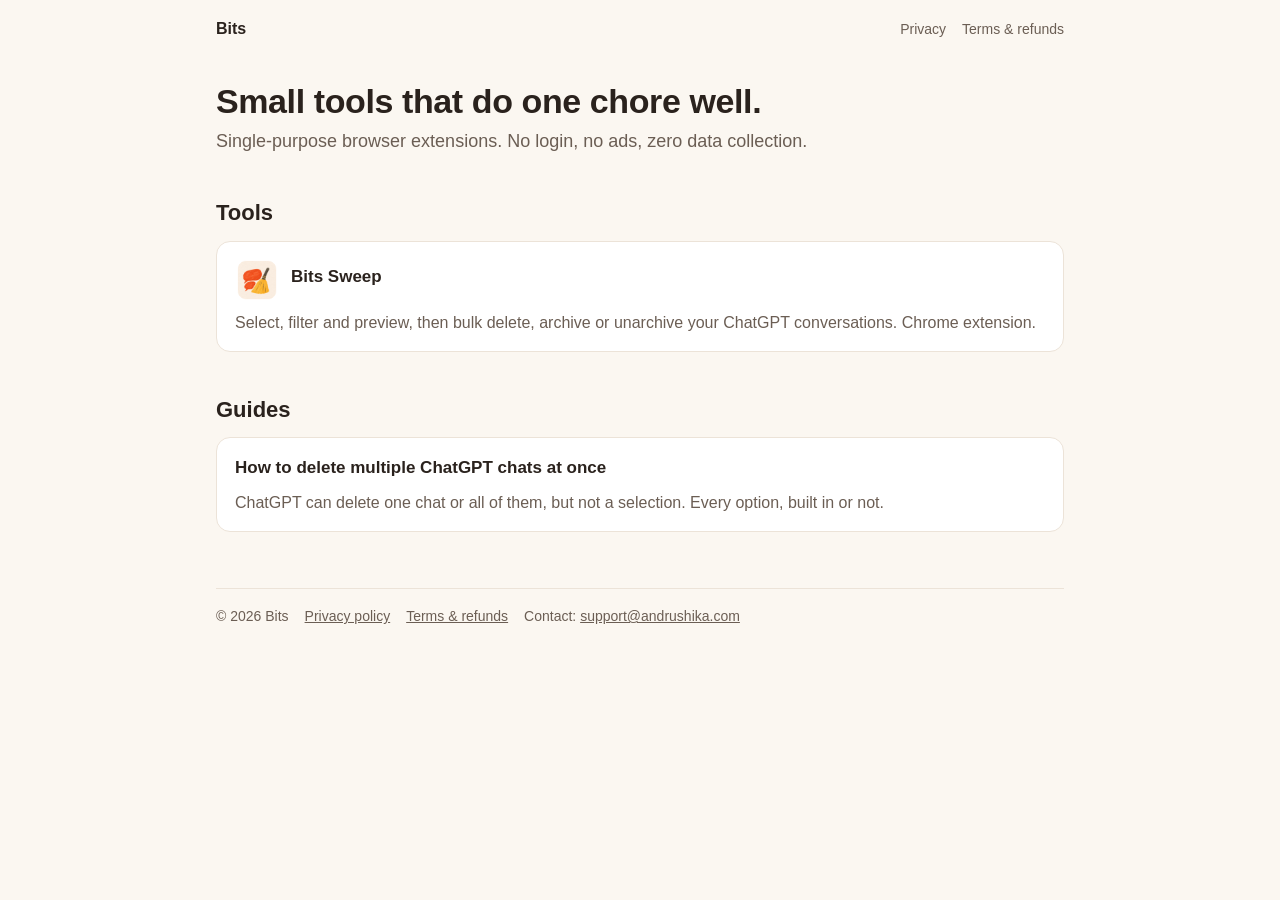
<file: index.html>
<!doctype html>
<html lang="en">
<head>
<meta charset="utf-8"><meta name="viewport" content="width=device-width,initial-scale=1">
<title>Bits: small browser tools</title>
<meta name="description" content="Small, single-purpose browser tools. No login, no ads, zero data collection.">
<link rel="canonical" href="https://bits.andrushika.com/">
<link rel="icon" href="favicon.png"><link rel="stylesheet" href="style.css">
</head>
<body>
<header class="top"><a class="home" href="./">Bits</a><nav><a href="privacy.html">Privacy</a><a href="terms.html">Terms &amp; refunds</a></nav></header>
<main>
  <h1>Small tools that do one chore well.</h1>
  <p class="lead">Single-purpose browser extensions. No login, no ads, zero data collection.</p>
  <h2>Tools</h2>
  <div class="grid">
    <a class="card" href="bulk-delete-chatgpt-chats/" style="text-decoration:none;color:inherit">
      <div style="display:flex;gap:12px;align-items:center"><img src="bulk-delete-chatgpt-chats/img/icon.png" width="44" height="44" alt=""><h3>Bits Sweep</h3></div>
      <p style="margin-top:8px">Select, filter and preview, then bulk delete, archive or unarchive your ChatGPT conversations. Chrome extension.</p>
    </a>
  </div>
  <h2>Guides</h2>
  <div class="grid">
    <a class="card" href="bulk-delete-chatgpt-chats/how-to-delete-multiple-chatgpt-chats/" style="text-decoration:none;color:inherit">
      <h3>How to delete multiple ChatGPT chats at once</h3>
      <p style="margin-top:8px">ChatGPT can delete one chat or all of them, but not a selection. Every option, built in or not.</p>
    </a>
  </div>
  <footer><span>© 2026 Bits</span><a href="privacy.html">Privacy policy</a><a href="terms.html">Terms &amp; refunds</a><span>Contact: <a href="mailto:support@andrushika.com">support@andrushika.com</a></span></footer>
</main>
</body>
</html>
</file>
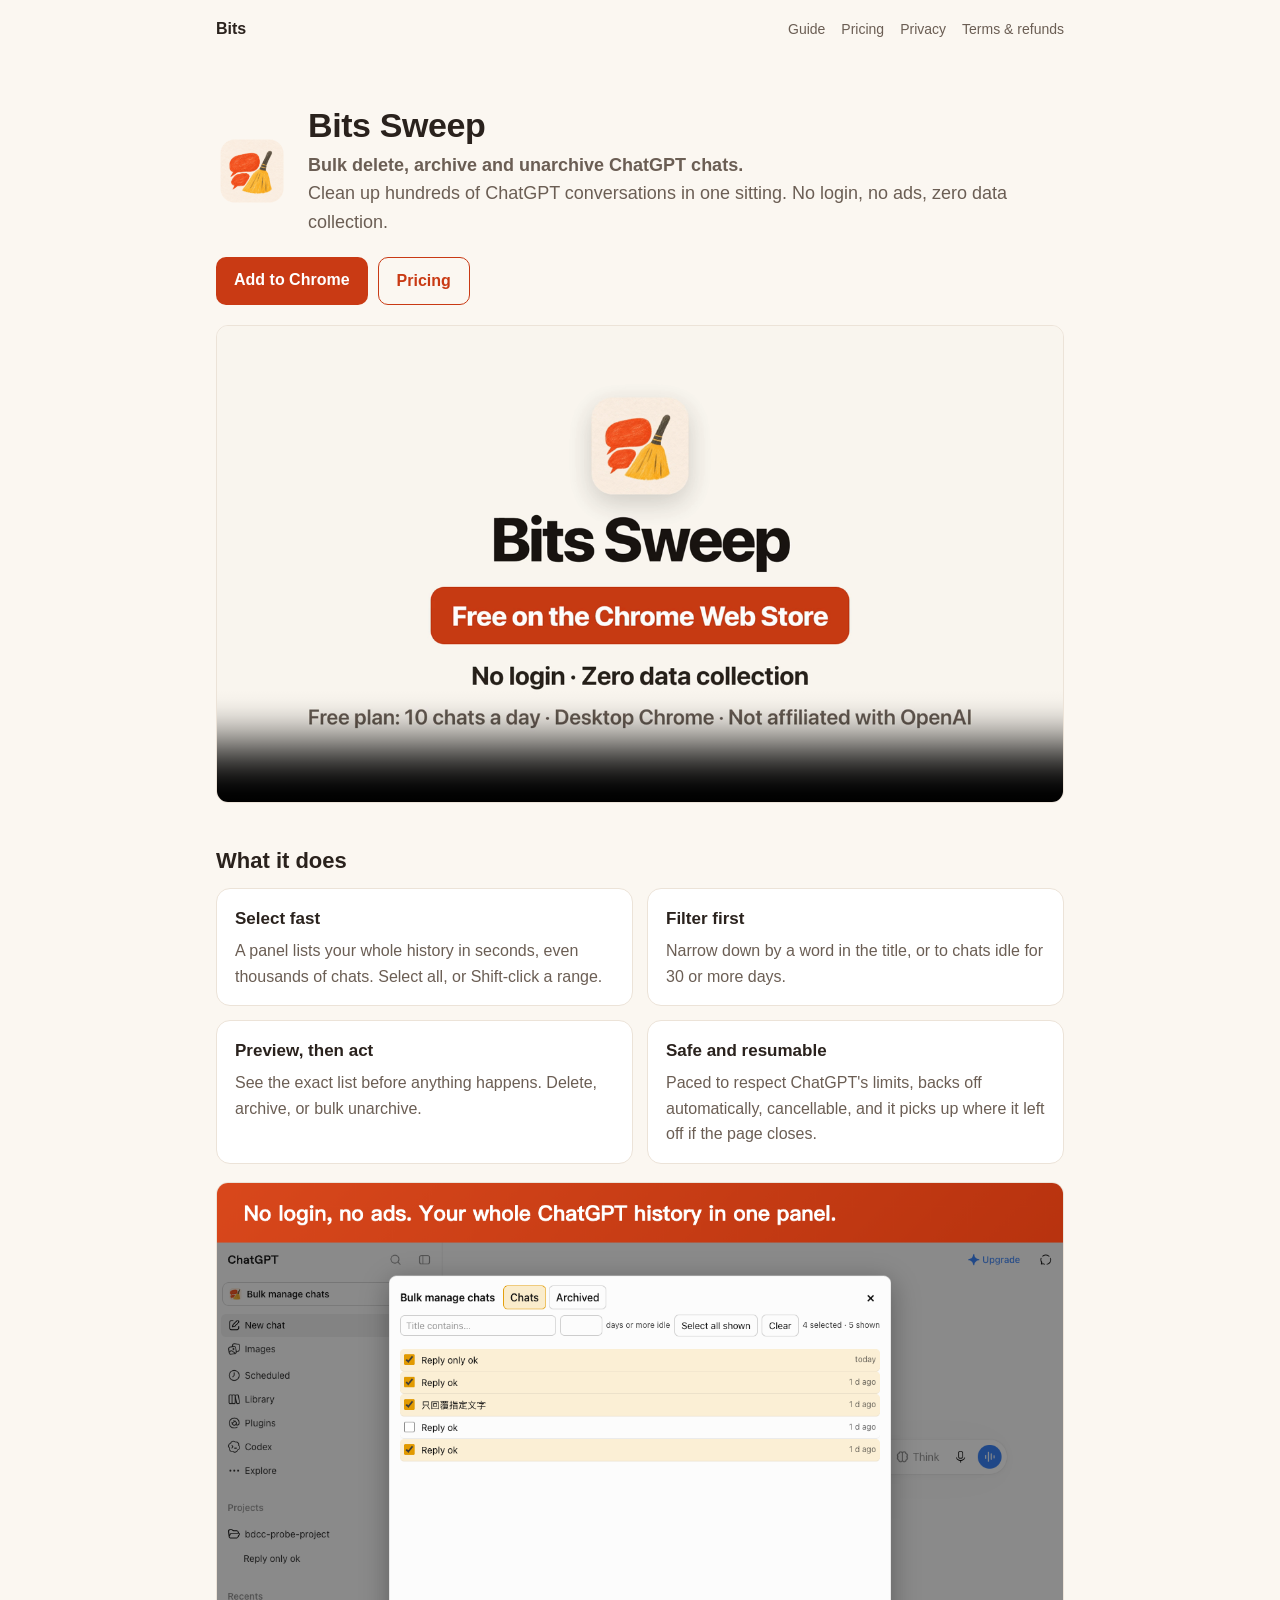
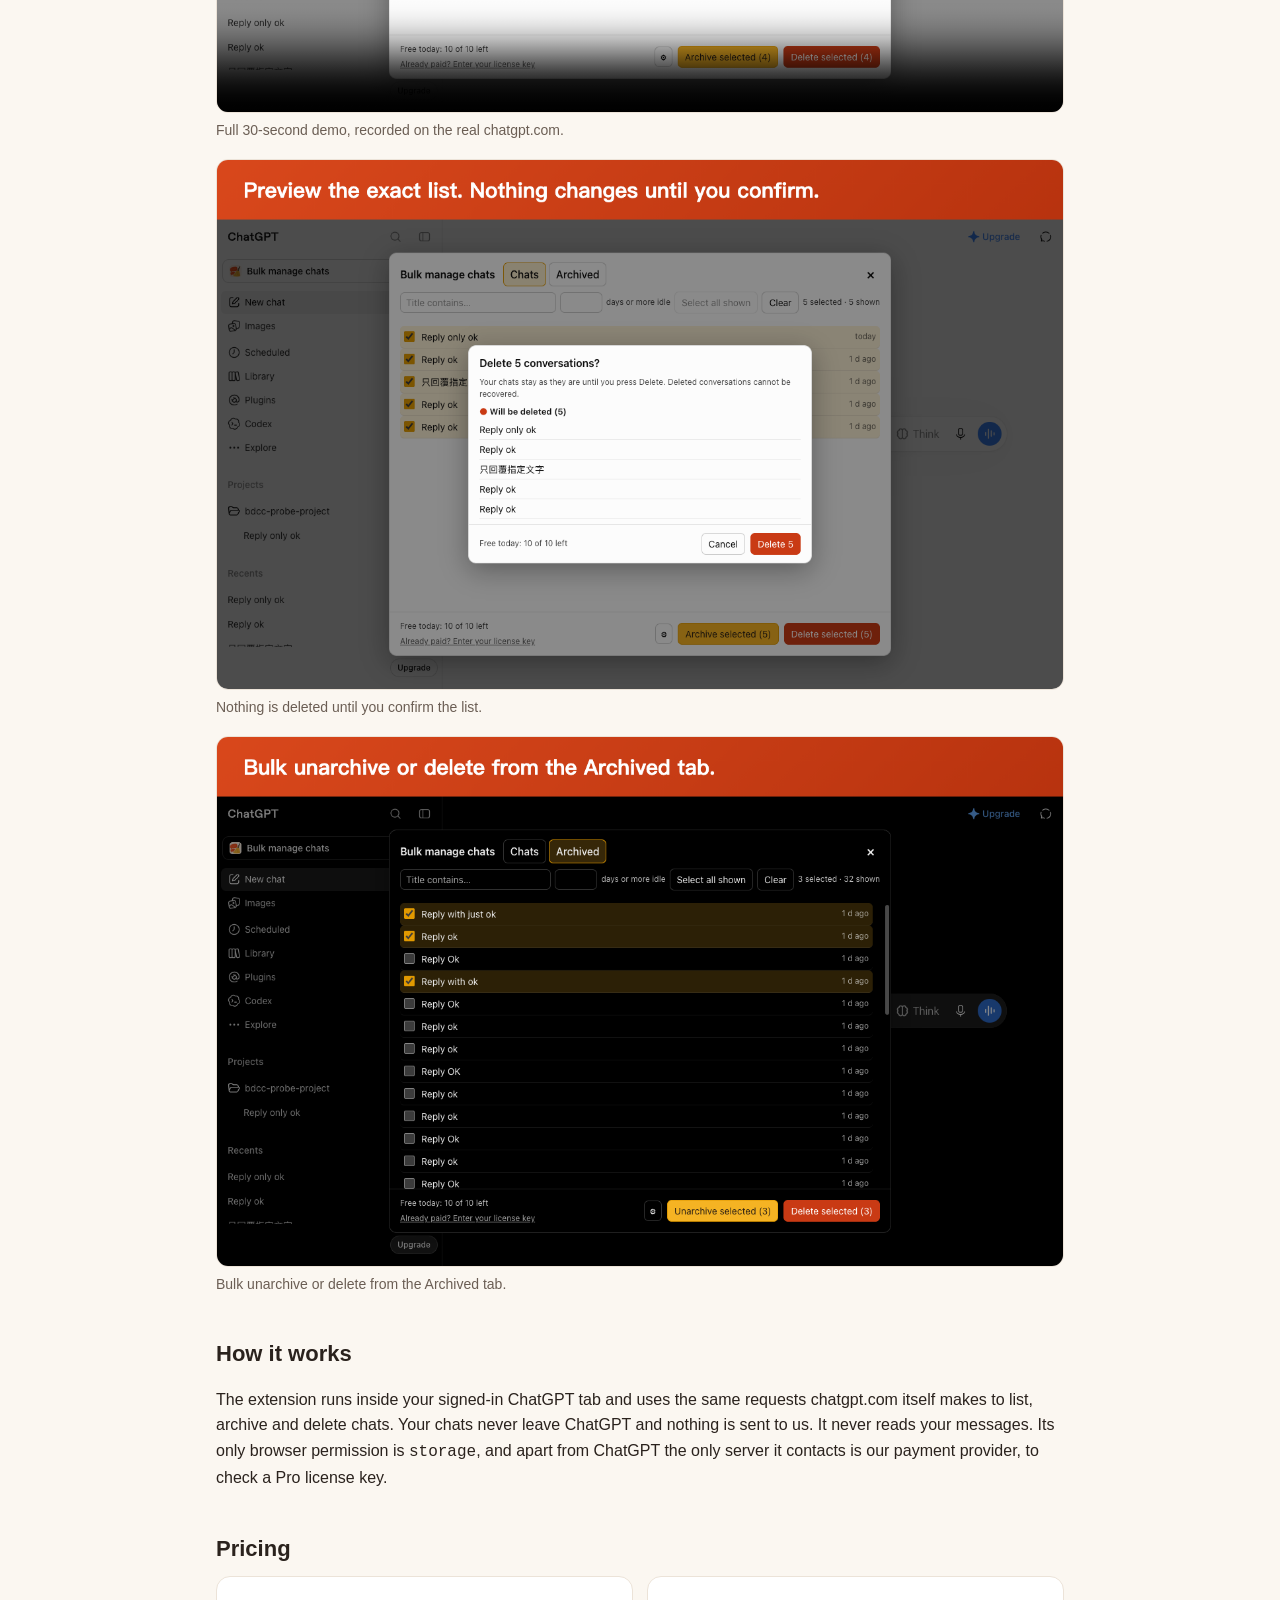
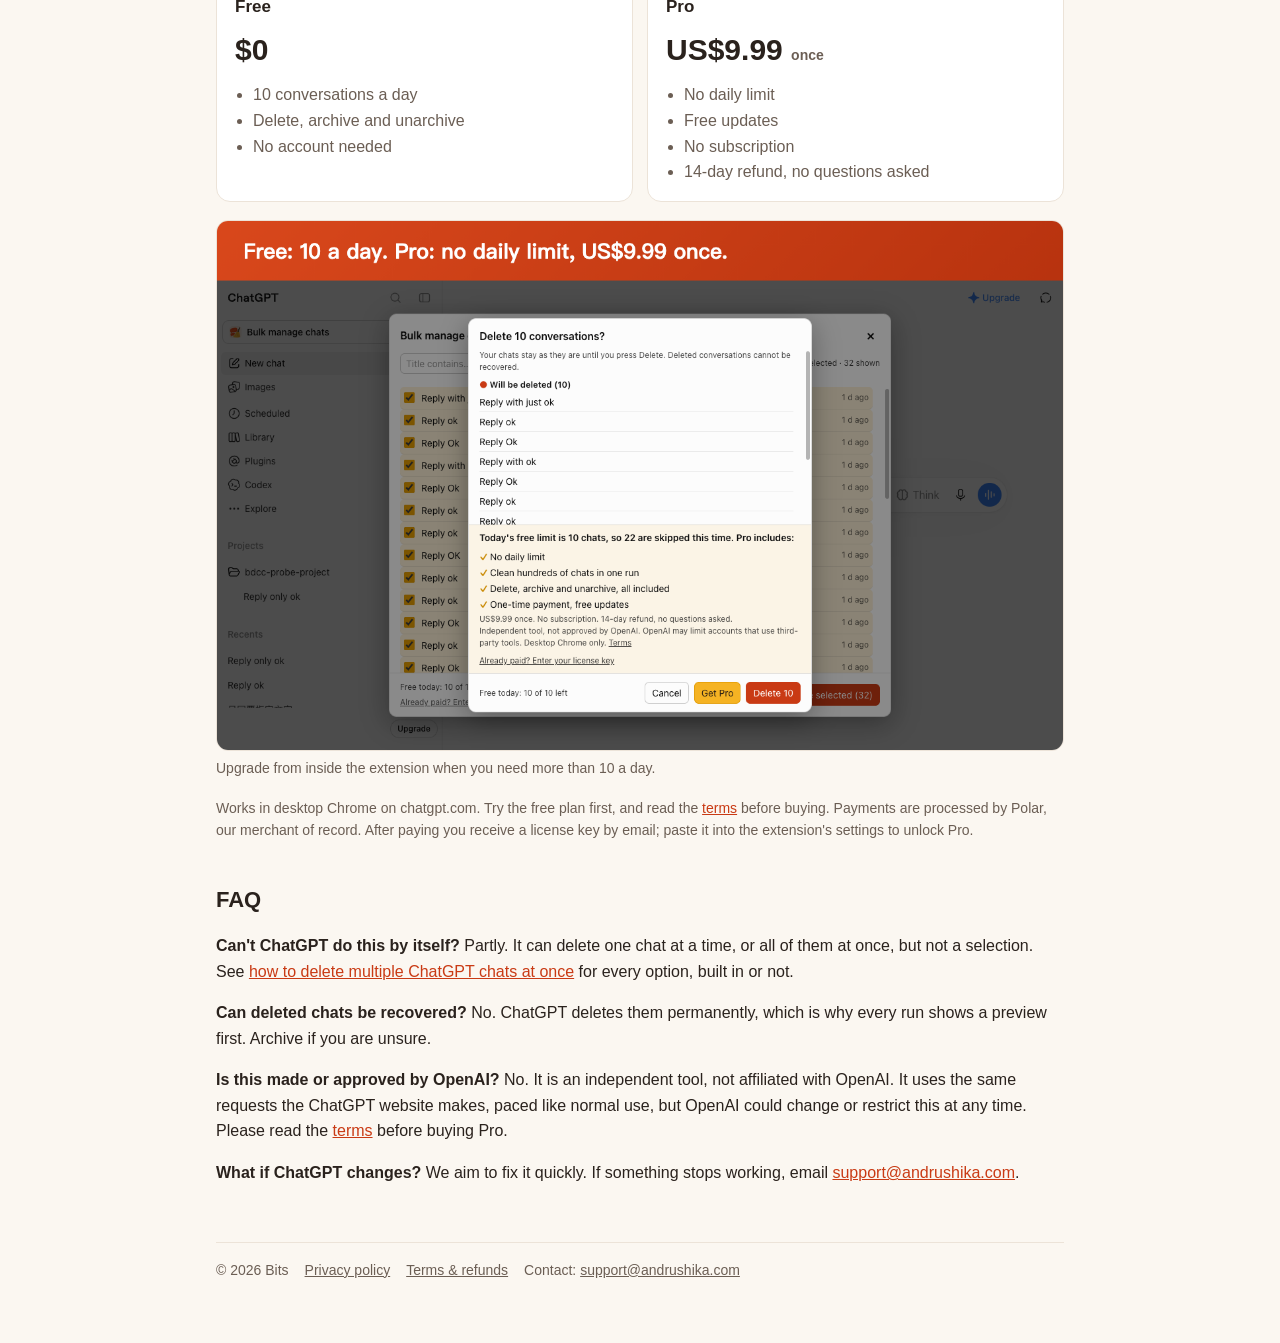
<file: bulk-delete-chatgpt-chats/index.html>
<!doctype html>
<html lang="en">
<head>
<meta charset="utf-8"><meta name="viewport" content="width=device-width,initial-scale=1">
<title>Bits Sweep: Bulk Delete ChatGPT Chats, Archive &amp; Unarchive</title>
<meta name="description" content="Chrome extension to select, filter, preview, then bulk delete, archive or unarchive ChatGPT conversations. No login, no ads, zero data collection.">
<link rel="canonical" href="https://bits.andrushika.com/bulk-delete-chatgpt-chats/">
<link rel="icon" href="../favicon.png"><link rel="stylesheet" href="../style.css">
</head>
<body>
<header class="top"><a class="home" href="../">Bits</a><nav><a href="how-to-delete-multiple-chatgpt-chats/">Guide</a><a href="#pricing">Pricing</a><a href="../privacy.html">Privacy</a><a href="../terms.html">Terms &amp; refunds</a></nav></header>
<main>
  <div class="hero"><img src="img/icon.png" alt=""><div>
    <h1>Bits Sweep</h1>
    <p class="lead"><strong>Bulk delete, archive and unarchive ChatGPT chats.</strong></p>
    <p class="lead">Clean up hundreds of ChatGPT conversations in one sitting. No login, no ads, zero data collection.</p>
  </div></div>
  <div class="cta">
    <a class="btn" id="install" href="https://chromewebstore.google.com/detail/bits-sweep-bulk-delete-ch/cflelaopjceleomngmkknnjgfpnecbge">Add to Chrome</a>
    <a class="btn ghost" href="#pricing">Pricing</a>
  </div>
  <figure><video id="promo" src="promo.mp4" autoplay muted loop playsinline controls preload="auto" poster="img/promo-poster.png" aria-label="20-second overview: filter your ChatGPT chats, preview the list, confirm" style="width:100%;border-radius:12px;border:1px solid var(--line);display:block"></video></figure>
  <script>if(matchMedia("(prefers-reduced-motion: reduce)").matches){const v=document.getElementById("promo");v.removeAttribute("autoplay");v.pause();}</script>

  <h2>What it does</h2>
  <div class="grid">
    <div class="card"><h3>Select fast</h3><p>A panel lists your whole history in seconds, even thousands of chats. Select all, or Shift-click a range.</p></div>
    <div class="card"><h3>Filter first</h3><p>Narrow down by a word in the title, or to chats idle for 30 or more days.</p></div>
    <div class="card"><h3>Preview, then act</h3><p>See the exact list before anything happens. Delete, archive, or bulk unarchive.</p></div>
    <div class="card"><h3>Safe and resumable</h3><p>Paced to respect ChatGPT's limits, backs off automatically, cancellable, and it picks up where it left off if the page closes.</p></div>
  </div>
  <figure><video src="demo.mp4" controls muted playsinline preload="metadata" poster="img/screenshot-1.png" style="width:100%;border-radius:12px;border:1px solid var(--line);display:block"></video><figcaption>Full 30-second demo, recorded on the real chatgpt.com.</figcaption></figure>
  <figure><img src="img/screenshot-3.png" alt="Preview dialog listing the conversations that will be deleted"><figcaption>Nothing is deleted until you confirm the list.</figcaption></figure>
  <figure><img src="img/screenshot-4.png" alt="Archived tab of the bulk manage panel"><figcaption>Bulk unarchive or delete from the Archived tab.</figcaption></figure>

  <h2>How it works</h2>
  <p>The extension runs inside your signed-in ChatGPT tab and uses the same requests chatgpt.com itself makes to list, archive and delete chats. Your chats never leave ChatGPT and nothing is sent to us. It never reads your messages. Its only browser permission is <code>storage</code>, and apart from ChatGPT the only server it contacts is our payment provider, to check a Pro license key.</p>

  <h2 id="pricing">Pricing</h2>
  <div class="price">
    <div class="card"><h3>Free</h3><div class="amt">$0</div><ul><li>10 conversations a day</li><li>Delete, archive and unarchive</li><li>No account needed</li></ul></div>
    <div class="card"><h3>Pro</h3><div class="amt">US$9.99 <span class="note">once</span></div><ul><li>No daily limit</li><li>Free updates</li><li>No subscription</li><li>14-day refund, no questions asked</li></ul></div>
  </div>
  <figure><img src="img/screenshot-5.png" alt="Upgrade screen showing what Pro includes"><figcaption>Upgrade from inside the extension when you need more than 10 a day.</figcaption></figure>
  <p class="note">Works in desktop Chrome on chatgpt.com. Try the free plan first, and read the <a href="../terms.html">terms</a> before buying. Payments are processed by Polar, our merchant of record. After paying you receive a license key by email; paste it into the extension's settings to unlock Pro.</p>

  <h2>FAQ</h2>
  <p><strong>Can't ChatGPT do this by itself?</strong> Partly. It can delete one chat at a time, or all of them at once, but not a selection. See <a href="how-to-delete-multiple-chatgpt-chats/">how to delete multiple ChatGPT chats at once</a> for every option, built in or not.</p>
  <p><strong>Can deleted chats be recovered?</strong> No. ChatGPT deletes them permanently, which is why every run shows a preview first. Archive if you are unsure.</p>
  <p><strong>Is this made or approved by OpenAI?</strong> No. It is an independent tool, not affiliated with OpenAI. It uses the same requests the ChatGPT website makes, paced like normal use, but OpenAI could change or restrict this at any time. Please read the <a href="../terms.html">terms</a> before buying Pro.</p>
  <p><strong>What if ChatGPT changes?</strong> We aim to fix it quickly. If something stops working, email <a href="mailto:support@andrushika.com">support@andrushika.com</a>.</p>

  <footer><span>© 2026 Bits</span><a href="../privacy.html">Privacy policy</a><a href="../terms.html">Terms &amp; refunds</a><span>Contact: <a href="mailto:support@andrushika.com">support@andrushika.com</a></span></footer>
</main>
</body>
</html>
</file>
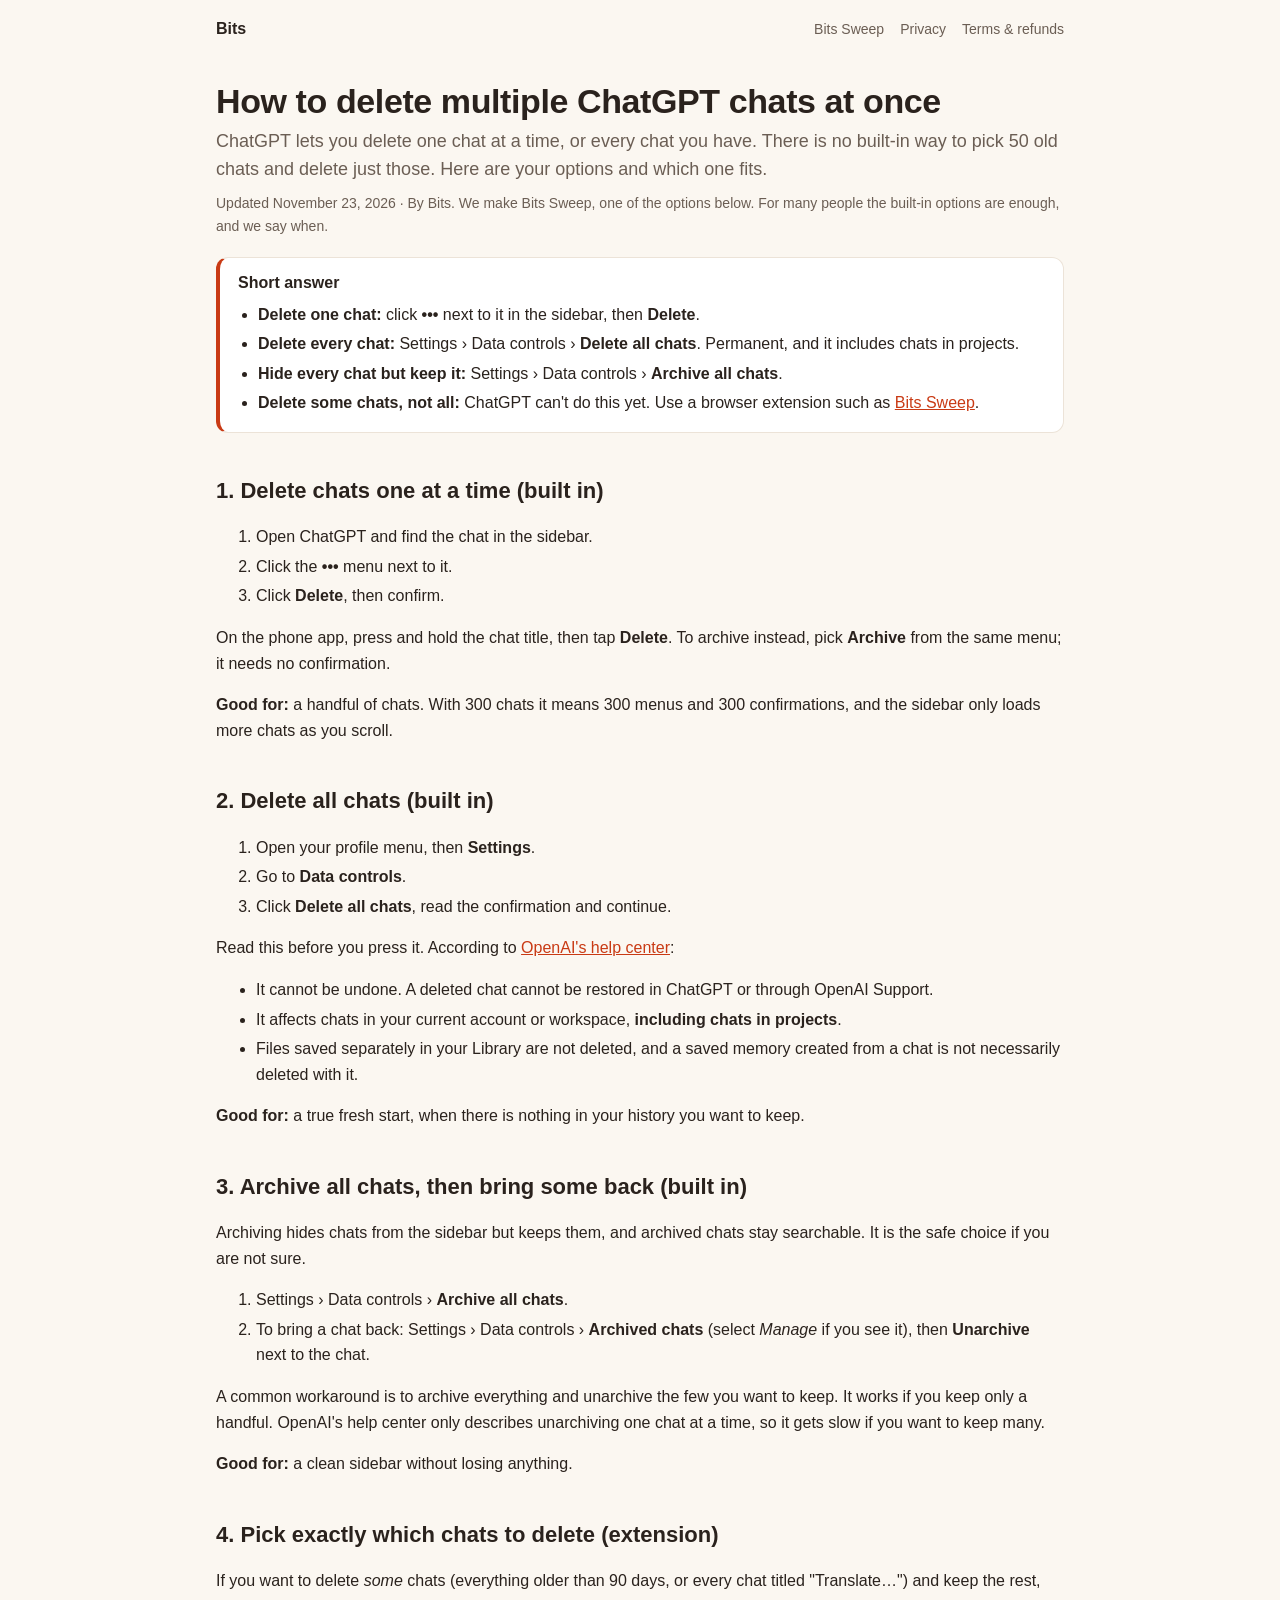
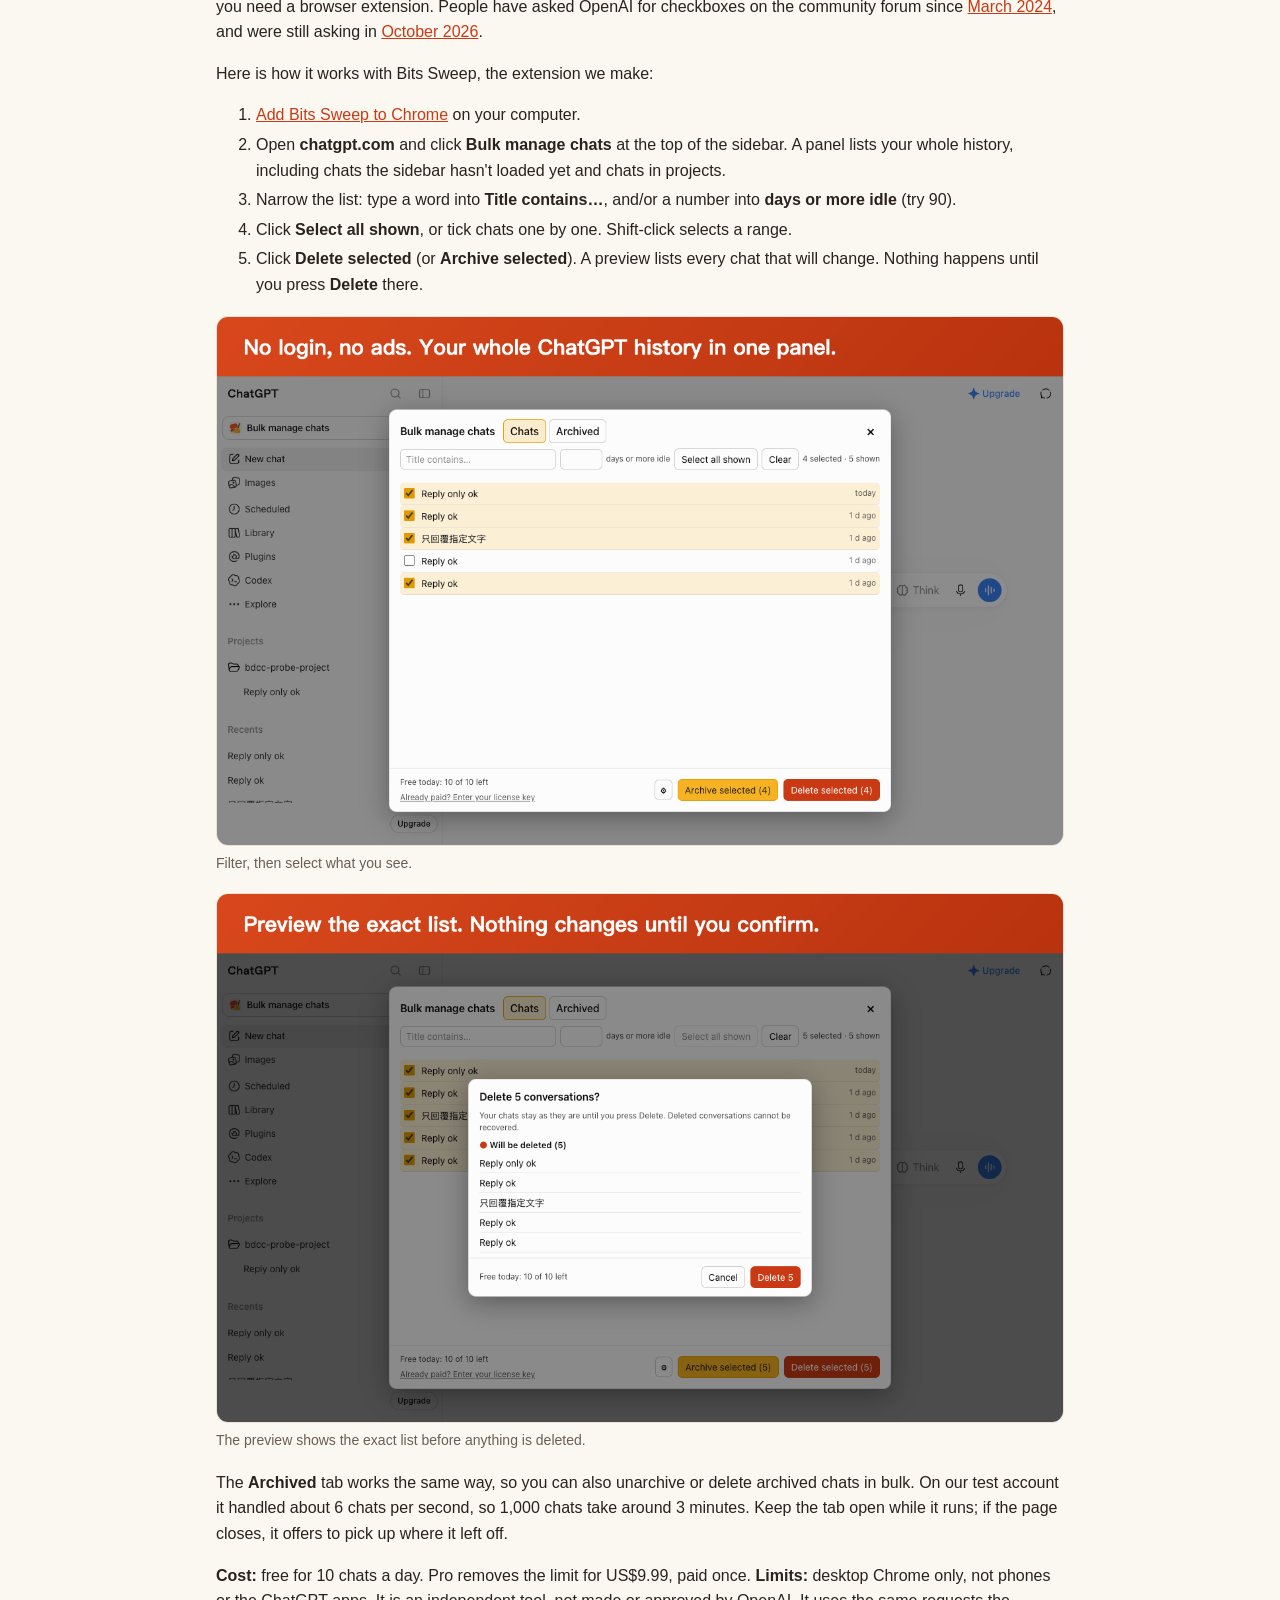
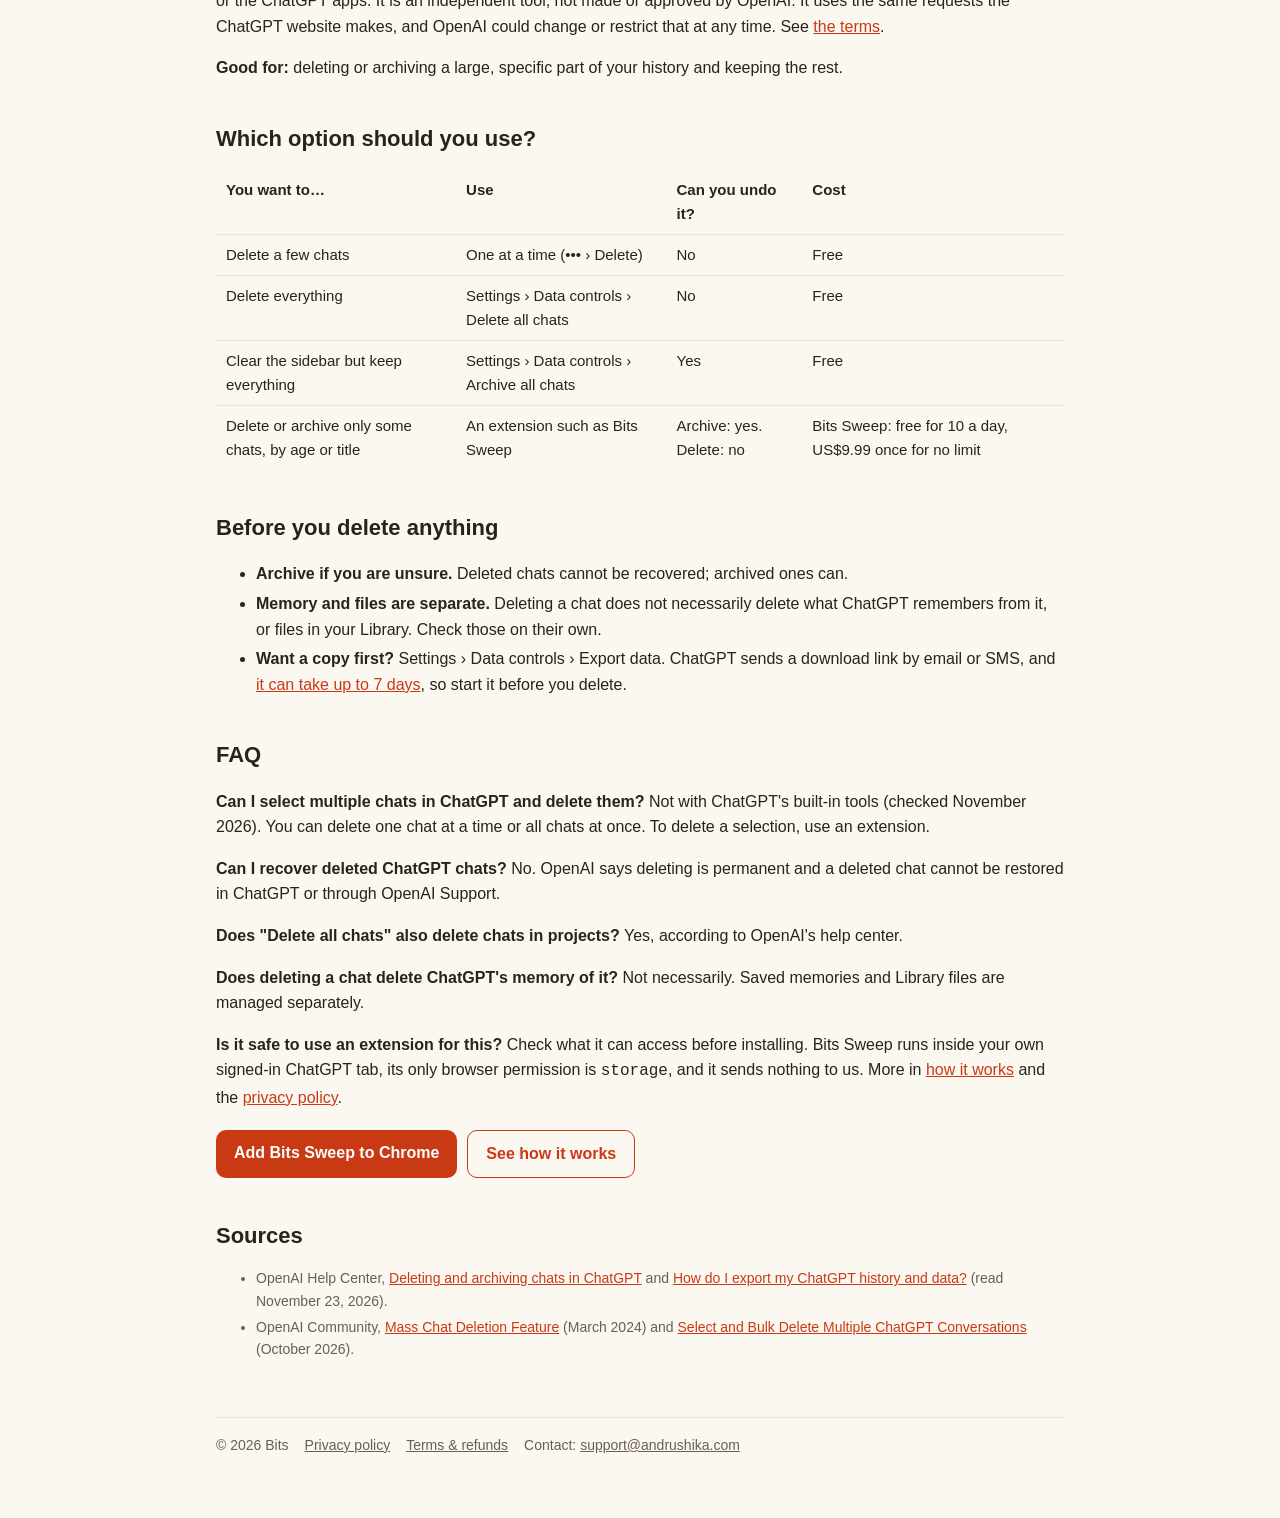
<file: bulk-delete-chatgpt-chats/how-to-delete-multiple-chatgpt-chats/index.html>
<!doctype html>
<html lang="en">
<head>
<meta charset="utf-8"><meta name="viewport" content="width=device-width,initial-scale=1">
<title>How to Delete Multiple ChatGPT Chats at Once (Not All of Them)</title>
<meta name="description" content="ChatGPT can delete one chat or all chats, but not a selection. Four ways to clean up your history, from the built-in settings to bulk deleting only the chats you pick.">
<link rel="canonical" href="https://bits.andrushika.com/bulk-delete-chatgpt-chats/how-to-delete-multiple-chatgpt-chats/">
<meta property="og:type" content="article">
<meta property="og:title" content="How to delete multiple ChatGPT chats at once">
<meta property="og:description" content="ChatGPT can delete one chat or all chats, but not a selection. Here are your four options.">
<meta property="og:url" content="https://bits.andrushika.com/bulk-delete-chatgpt-chats/how-to-delete-multiple-chatgpt-chats/">
<meta property="og:image" content="https://bits.andrushika.com/bulk-delete-chatgpt-chats/img/screenshot-1.png">
<link rel="icon" href="../../favicon.png"><link rel="stylesheet" href="../../style.css">
<script type="application/ld+json">
{
  "@context": "https://schema.org",
  "@type": "Article",
  "headline": "How to delete multiple ChatGPT chats at once",
  "datePublished": "2026-11-23",
  "dateModified": "2026-11-23",
  "author": {"@type": "Organization", "name": "Bits", "url": "https://bits.andrushika.com/"},
  "publisher": {"@type": "Organization", "name": "Bits", "url": "https://bits.andrushika.com/"},
  "image": "https://bits.andrushika.com/bulk-delete-chatgpt-chats/img/screenshot-1.png",
  "mainEntityOfPage": "https://bits.andrushika.com/bulk-delete-chatgpt-chats/how-to-delete-multiple-chatgpt-chats/"
}
</script>
<script type="application/ld+json">
{
  "@context": "https://schema.org",
  "@type": "FAQPage",
  "mainEntity": [
    {"@type": "Question", "name": "Can I select multiple chats in ChatGPT and delete them?",
     "acceptedAnswer": {"@type": "Answer", "text": "Not with ChatGPT's built-in tools (checked November 2026). You can delete one chat from its ••• menu, or every chat from Settings › Data controls › Delete all chats. To delete only some chats, use a browser extension such as Bits Sweep."}},
    {"@type": "Question", "name": "Can I recover deleted ChatGPT chats?",
     "acceptedAnswer": {"@type": "Answer", "text": "No. OpenAI's help center says deleting is permanent and a deleted chat cannot be restored in ChatGPT or through OpenAI Support. Archive instead if you might want a chat back."}},
    {"@type": "Question", "name": "Does Delete all chats also delete chats in projects?",
     "acceptedAnswer": {"@type": "Answer", "text": "Yes. OpenAI's help center says Archive all chats and Delete all chats can affect chats in your current account or workspace, including chats in projects."}},
    {"@type": "Question", "name": "Does deleting a chat delete ChatGPT's memory of it?",
     "acceptedAnswer": {"@type": "Answer", "text": "Not necessarily. OpenAI's help center says deleting a chat does not necessarily delete a saved memory created from it, and files saved separately in your Library are not deleted either. Manage those separately."}},
    {"@type": "Question", "name": "Is it safe to use an extension to bulk delete ChatGPT chats?",
     "acceptedAnswer": {"@type": "Answer", "text": "Check what the extension can access. Bits Sweep runs inside your own signed-in ChatGPT tab, uses the same requests the ChatGPT website makes, has only the storage permission and sends nothing to us. It is not made or approved by OpenAI, and OpenAI could change or restrict this at any time."}}
  ]
}
</script>
<style>
.tldr{background:var(--card);border:1px solid var(--line);border-left:4px solid var(--brand);border-radius:12px;padding:12px 18px;margin:20px 0}
.tldr ul{margin:6px 0 0;padding-left:20px}.tldr li{margin:4px 0}
article ol li,article ul li{margin:4px 0}
.byline{font-size:14px;color:var(--muted);margin:8px 0 0}
.tablewrap{overflow-x:auto;margin:14px 0}
table{border-collapse:collapse;width:100%;min-width:560px;font-size:15px}
th,td{text-align:left;vertical-align:top;padding:8px 10px;border-bottom:1px solid var(--line)}
th{font-weight:700}tbody tr:last-child td{border-bottom:none}
kbd{font:inherit;font-weight:600}
</style>
</head>
<body>
<header class="top"><a class="home" href="../../">Bits</a><nav><a href="../">Bits Sweep</a><a href="../../privacy.html">Privacy</a><a href="../../terms.html">Terms &amp; refunds</a></nav></header>
<main>
<article>
  <h1>How to delete multiple ChatGPT chats at once</h1>
  <p class="lead">ChatGPT lets you delete one chat at a time, or every chat you have. There is no built-in way to pick 50 old chats and delete just those. Here are your options and which one fits.</p>
  <p class="byline">Updated November 23, 2026 · By Bits. We make Bits Sweep, one of the options below. For many people the built-in options are enough, and we say when.</p>

  <div class="tldr">
    <strong>Short answer</strong>
    <ul>
      <li><strong>Delete one chat:</strong> click <kbd>•••</kbd> next to it in the sidebar, then <kbd>Delete</kbd>.</li>
      <li><strong>Delete every chat:</strong> Settings › Data controls › <kbd>Delete all chats</kbd>. Permanent, and it includes chats in projects.</li>
      <li><strong>Hide every chat but keep it:</strong> Settings › Data controls › <kbd>Archive all chats</kbd>.</li>
      <li><strong>Delete some chats, not all:</strong> ChatGPT can't do this yet. Use a browser extension such as <a href="../">Bits Sweep</a>.</li>
    </ul>
  </div>

  <h2>1. Delete chats one at a time (built in)</h2>
  <ol>
    <li>Open ChatGPT and find the chat in the sidebar.</li>
    <li>Click the <kbd>•••</kbd> menu next to it.</li>
    <li>Click <kbd>Delete</kbd>, then confirm.</li>
  </ol>
  <p>On the phone app, press and hold the chat title, then tap <kbd>Delete</kbd>. To archive instead, pick <kbd>Archive</kbd> from the same menu; it needs no confirmation.</p>
  <p><strong>Good for:</strong> a handful of chats. With 300 chats it means 300 menus and 300 confirmations, and the sidebar only loads more chats as you scroll.</p>

  <h2>2. Delete all chats (built in)</h2>
  <ol>
    <li>Open your profile menu, then <strong>Settings</strong>.</li>
    <li>Go to <strong>Data controls</strong>.</li>
    <li>Click <kbd>Delete all chats</kbd>, read the confirmation and continue.</li>
  </ol>
  <p>Read this before you press it. According to <a href="https://help.openai.com/en/articles/8809935-deleting-and-archiving-chats-in-chatgpt">OpenAI's help center</a>:</p>
  <ul>
    <li>It cannot be undone. A deleted chat cannot be restored in ChatGPT or through OpenAI Support.</li>
    <li>It affects chats in your current account or workspace, <strong>including chats in projects</strong>.</li>
    <li>Files saved separately in your Library are not deleted, and a saved memory created from a chat is not necessarily deleted with it.</li>
  </ul>
  <p><strong>Good for:</strong> a true fresh start, when there is nothing in your history you want to keep.</p>

  <h2>3. Archive all chats, then bring some back (built in)</h2>
  <p>Archiving hides chats from the sidebar but keeps them, and archived chats stay searchable. It is the safe choice if you are not sure.</p>
  <ol>
    <li>Settings › Data controls › <kbd>Archive all chats</kbd>.</li>
    <li>To bring a chat back: Settings › Data controls › <strong>Archived chats</strong> (select <em>Manage</em> if you see it), then <kbd>Unarchive</kbd> next to the chat.</li>
  </ol>
  <p>A common workaround is to archive everything and unarchive the few you want to keep. It works if you keep only a handful. OpenAI's help center only describes unarchiving one chat at a time, so it gets slow if you want to keep many.</p>
  <p><strong>Good for:</strong> a clean sidebar without losing anything.</p>

  <h2>4. Pick exactly which chats to delete (extension)</h2>
  <p>If you want to delete <em>some</em> chats (everything older than 90 days, or every chat titled "Translate…") and keep the rest, you need a browser extension. People have asked OpenAI for checkboxes on the community forum since <a href="https://community.openai.com/t/mass-chat-deletion-feature/701089">March 2024</a>, and were still asking in <a href="https://community.openai.com/t/feature-request-select-and-bulk-delete-multiple-chatgpt-conversations/1405706">October 2026</a>.</p>
  <p>Here is how it works with Bits Sweep, the extension we make:</p>
  <ol>
    <li><a href="https://chromewebstore.google.com/detail/bits-sweep-bulk-delete-ch/cflelaopjceleomngmkknnjgfpnecbge">Add Bits Sweep to Chrome</a> on your computer.</li>
    <li>Open <strong>chatgpt.com</strong> and click <kbd>Bulk manage chats</kbd> at the top of the sidebar. A panel lists your whole history, including chats the sidebar hasn't loaded yet and chats in projects.</li>
    <li>Narrow the list: type a word into <kbd>Title contains…</kbd>, and/or a number into <kbd>days or more idle</kbd> (try 90).</li>
    <li>Click <kbd>Select all shown</kbd>, or tick chats one by one. Shift-click selects a range.</li>
    <li>Click <kbd>Delete selected</kbd> (or <kbd>Archive selected</kbd>). A preview lists every chat that will change. Nothing happens until you press <kbd>Delete</kbd> there.</li>
  </ol>
  <figure><img src="../img/screenshot-1.png" width="1280" height="800" loading="lazy" alt="Bits Sweep panel on chatgpt.com: a list of chats with checkboxes, title and idle-days filters, and Archive selected / Delete selected buttons"><figcaption>Filter, then select what you see.</figcaption></figure>
  <figure><img src="../img/screenshot-3.png" width="1280" height="800" loading="lazy" alt="Preview dialog titled Delete 5 conversations? listing each chat that will be deleted"><figcaption>The preview shows the exact list before anything is deleted.</figcaption></figure>
  <p>The <strong>Archived</strong> tab works the same way, so you can also unarchive or delete archived chats in bulk. On our test account it handled about 6 chats per second, so 1,000 chats take around 3 minutes. Keep the tab open while it runs; if the page closes, it offers to pick up where it left off.</p>
  <p><strong>Cost:</strong> free for 10 chats a day. Pro removes the limit for US$9.99, paid once. <strong>Limits:</strong> desktop Chrome only, not phones or the ChatGPT apps. It is an independent tool, not made or approved by OpenAI. It uses the same requests the ChatGPT website makes, and OpenAI could change or restrict that at any time. See <a href="../../terms.html">the terms</a>.</p>
  <p><strong>Good for:</strong> deleting or archiving a large, specific part of your history and keeping the rest.</p>

  <h2>Which option should you use?</h2>
  <div class="tablewrap">
  <table>
    <thead><tr><th>You want to…</th><th>Use</th><th>Can you undo it?</th><th>Cost</th></tr></thead>
    <tbody>
      <tr><td>Delete a few chats</td><td>One at a time (••• › Delete)</td><td>No</td><td>Free</td></tr>
      <tr><td>Delete everything</td><td>Settings › Data controls › Delete all chats</td><td>No</td><td>Free</td></tr>
      <tr><td>Clear the sidebar but keep everything</td><td>Settings › Data controls › Archive all chats</td><td>Yes</td><td>Free</td></tr>
      <tr><td>Delete or archive only some chats, by age or title</td><td>An extension such as Bits Sweep</td><td>Archive: yes. Delete: no</td><td>Bits Sweep: free for 10 a day, US$9.99 once for no limit</td></tr>
    </tbody>
  </table>
  </div>

  <h2>Before you delete anything</h2>
  <ul>
    <li><strong>Archive if you are unsure.</strong> Deleted chats cannot be recovered; archived ones can.</li>
    <li><strong>Memory and files are separate.</strong> Deleting a chat does not necessarily delete what ChatGPT remembers from it, or files in your Library. Check those on their own.</li>
    <li><strong>Want a copy first?</strong> Settings › Data controls › Export data. ChatGPT sends a download link by email or SMS, and <a href="https://help.openai.com/en/articles/7260999-how-do-i-export-my-chatgpt-history-and-data">it can take up to 7 days</a>, so start it before you delete.</li>
  </ul>

  <h2>FAQ</h2>
  <p><strong>Can I select multiple chats in ChatGPT and delete them?</strong> Not with ChatGPT's built-in tools (checked November 2026). You can delete one chat at a time or all chats at once. To delete a selection, use an extension.</p>
  <p><strong>Can I recover deleted ChatGPT chats?</strong> No. OpenAI says deleting is permanent and a deleted chat cannot be restored in ChatGPT or through OpenAI Support.</p>
  <p><strong>Does "Delete all chats" also delete chats in projects?</strong> Yes, according to OpenAI's help center.</p>
  <p><strong>Does deleting a chat delete ChatGPT's memory of it?</strong> Not necessarily. Saved memories and Library files are managed separately.</p>
  <p><strong>Is it safe to use an extension for this?</strong> Check what it can access before installing. Bits Sweep runs inside your own signed-in ChatGPT tab, its only browser permission is <code>storage</code>, and it sends nothing to us. More in <a href="../">how it works</a> and the <a href="../../privacy.html">privacy policy</a>.</p>

  <div class="cta">
    <a class="btn" href="https://chromewebstore.google.com/detail/bits-sweep-bulk-delete-ch/cflelaopjceleomngmkknnjgfpnecbge">Add Bits Sweep to Chrome</a>
    <a class="btn ghost" href="../">See how it works</a>
  </div>

  <h2>Sources</h2>
  <ul class="note">
    <li>OpenAI Help Center, <a href="https://help.openai.com/en/articles/8809935-deleting-and-archiving-chats-in-chatgpt">Deleting and archiving chats in ChatGPT</a> and <a href="https://help.openai.com/en/articles/7260999-how-do-i-export-my-chatgpt-history-and-data">How do I export my ChatGPT history and data?</a> (read November 23, 2026).</li>
    <li>OpenAI Community, <a href="https://community.openai.com/t/mass-chat-deletion-feature/701089">Mass Chat Deletion Feature</a> (March 2024) and <a href="https://community.openai.com/t/feature-request-select-and-bulk-delete-multiple-chatgpt-conversations/1405706">Select and Bulk Delete Multiple ChatGPT Conversations</a> (October 2026).</li>
  </ul>
</article>
  <footer><span>© 2026 Bits</span><a href="../../privacy.html">Privacy policy</a><a href="../../terms.html">Terms &amp; refunds</a><span>Contact: <a href="mailto:support@andrushika.com">support@andrushika.com</a></span></footer>
</main>
</body>
</html>
</file>
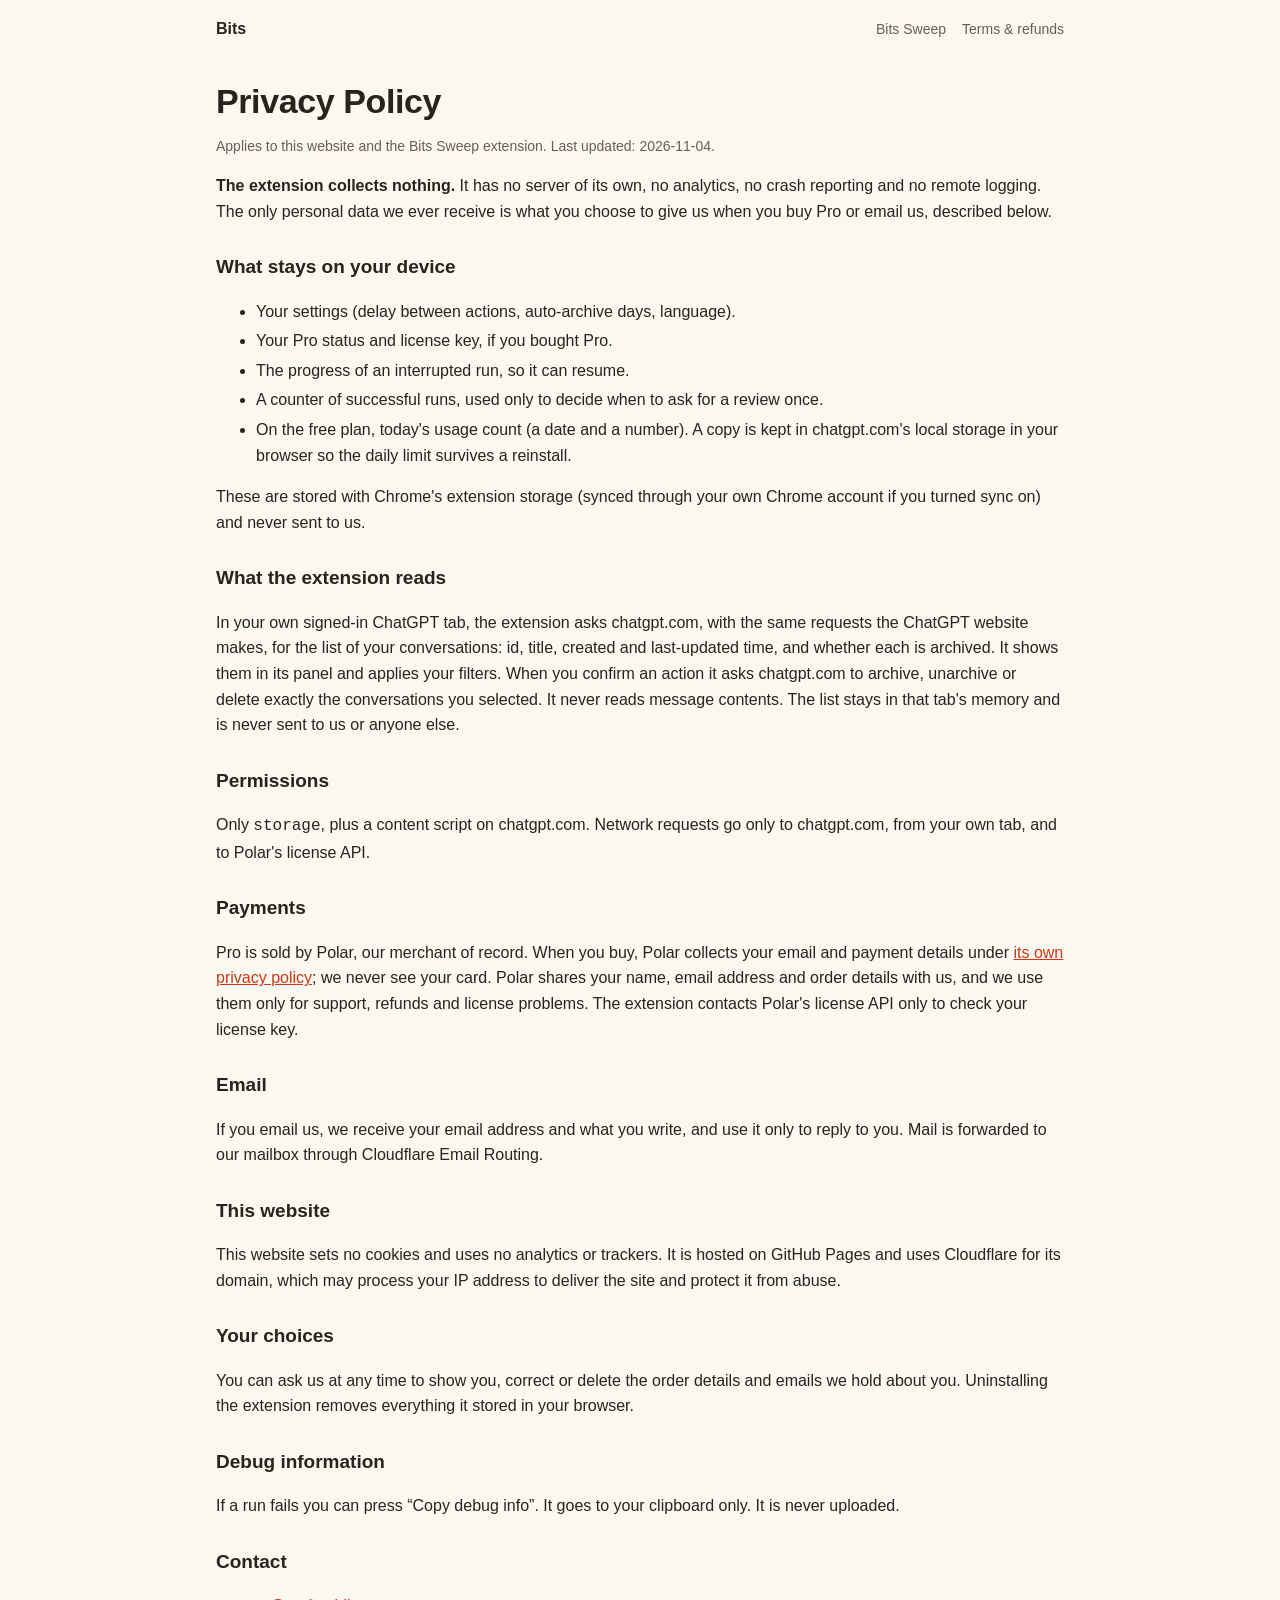
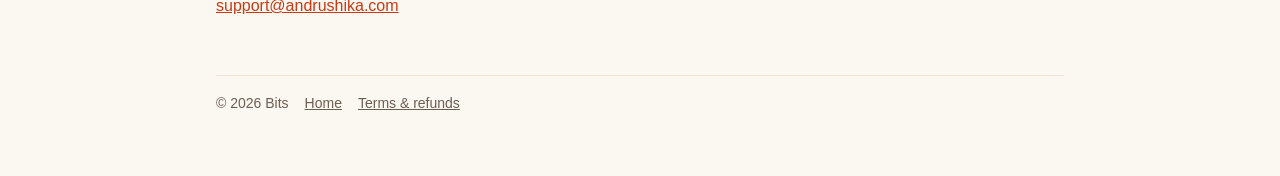
<file: privacy.html>
<!doctype html>
<html lang="en">
<head>
<meta charset="utf-8"><meta name="viewport" content="width=device-width,initial-scale=1">
<title>Privacy Policy</title>
<link rel="canonical" href="https://bits.andrushika.com/privacy.html">
<link rel="icon" href="favicon.png"><link rel="stylesheet" href="style.css">
</head>
<body>
<header class="top"><a class="home" href="./">Bits</a><nav><a href="bulk-delete-chatgpt-chats/">Bits Sweep</a><a href="terms.html">Terms &amp; refunds</a></nav></header>
<main class="legal">
  <h1>Privacy Policy</h1>
  <p class="note">Applies to this website and the Bits Sweep extension. Last updated: 2026-11-04.</p>
  <p><strong>The extension collects nothing.</strong> It has no server of its own, no analytics, no crash reporting and no remote logging. The only personal data we ever receive is what you choose to give us when you buy Pro or email us, described below.</p>
  <h2>What stays on your device</h2>
  <ul>
    <li>Your settings (delay between actions, auto-archive days, language).</li>
    <li>Your Pro status and license key, if you bought Pro.</li>
    <li>The progress of an interrupted run, so it can resume.</li>
    <li>A counter of successful runs, used only to decide when to ask for a review once.</li>
    <li>On the free plan, today's usage count (a date and a number). A copy is kept in chatgpt.com's local storage in your browser so the daily limit survives a reinstall.</li>
  </ul>
  <p>These are stored with Chrome's extension storage (synced through your own Chrome account if you turned sync on) and never sent to us.</p>
  <h2>What the extension reads</h2>
  <p>In your own signed-in ChatGPT tab, the extension asks chatgpt.com, with the same requests the ChatGPT website makes, for the list of your conversations: id, title, created and last-updated time, and whether each is archived. It shows them in its panel and applies your filters. When you confirm an action it asks chatgpt.com to archive, unarchive or delete exactly the conversations you selected. It never reads message contents. The list stays in that tab's memory and is never sent to us or anyone else.</p>
  <h2>Permissions</h2>
  <p>Only <code>storage</code>, plus a content script on chatgpt.com. Network requests go only to chatgpt.com, from your own tab, and to Polar's license API.</p>
  <h2>Payments</h2>
  <p>Pro is sold by Polar, our merchant of record. When you buy, Polar collects your email and payment details under <a href="https://polar.sh/legal/privacy-policy">its own privacy policy</a>; we never see your card. Polar shares your name, email address and order details with us, and we use them only for support, refunds and license problems. The extension contacts Polar's license API only to check your license key.</p>
  <h2>Email</h2>
  <p>If you email us, we receive your email address and what you write, and use it only to reply to you. Mail is forwarded to our mailbox through Cloudflare Email Routing.</p>
  <h2>This website</h2>
  <p>This website sets no cookies and uses no analytics or trackers. It is hosted on GitHub Pages and uses Cloudflare for its domain, which may process your IP address to deliver the site and protect it from abuse.</p>
  <h2>Your choices</h2>
  <p>You can ask us at any time to show you, correct or delete the order details and emails we hold about you. Uninstalling the extension removes everything it stored in your browser.</p>
  <h2>Debug information</h2>
  <p>If a run fails you can press “Copy debug info”. It goes to your clipboard only. It is never uploaded.</p>
  <h2>Contact</h2>
  <p><a href="mailto:support@andrushika.com">support@andrushika.com</a></p>
  <footer><span>© 2026 Bits</span><a href="./">Home</a><a href="terms.html">Terms &amp; refunds</a></footer>
</main>
</body>
</html>
</file>
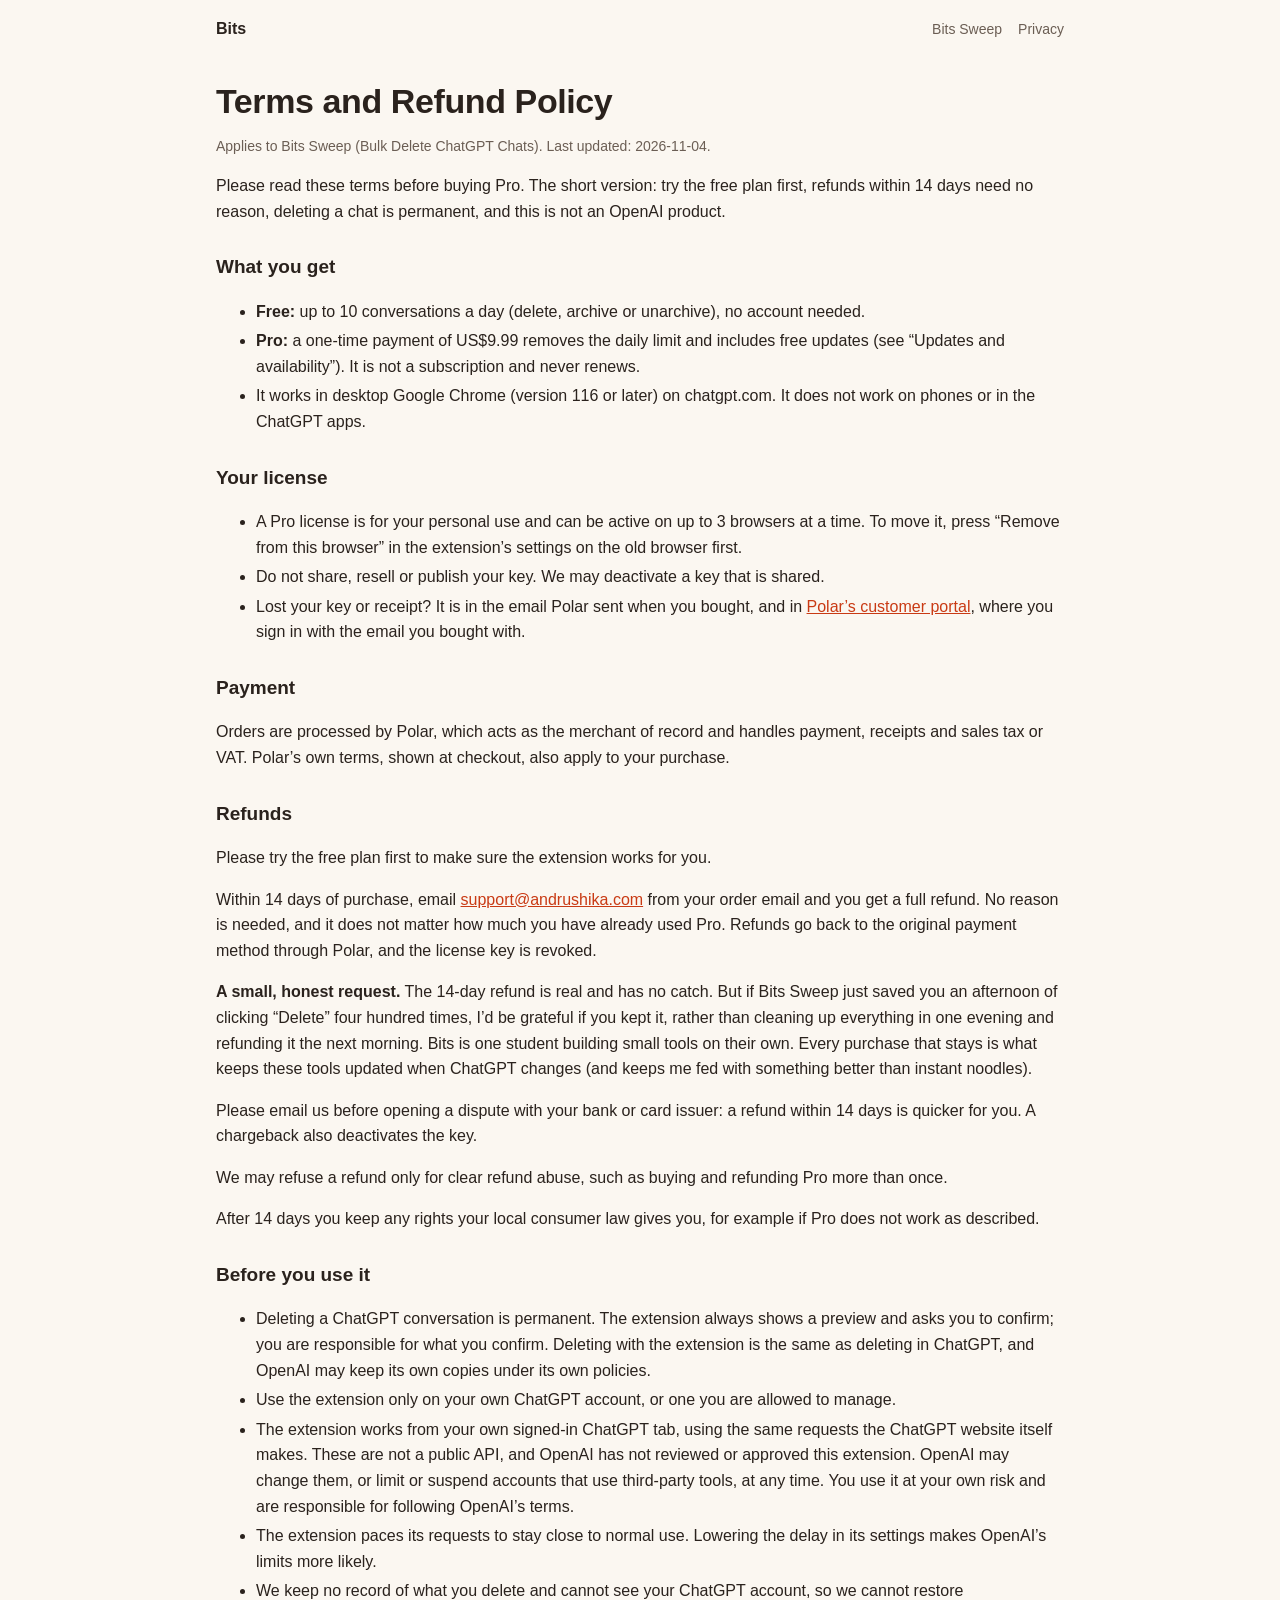
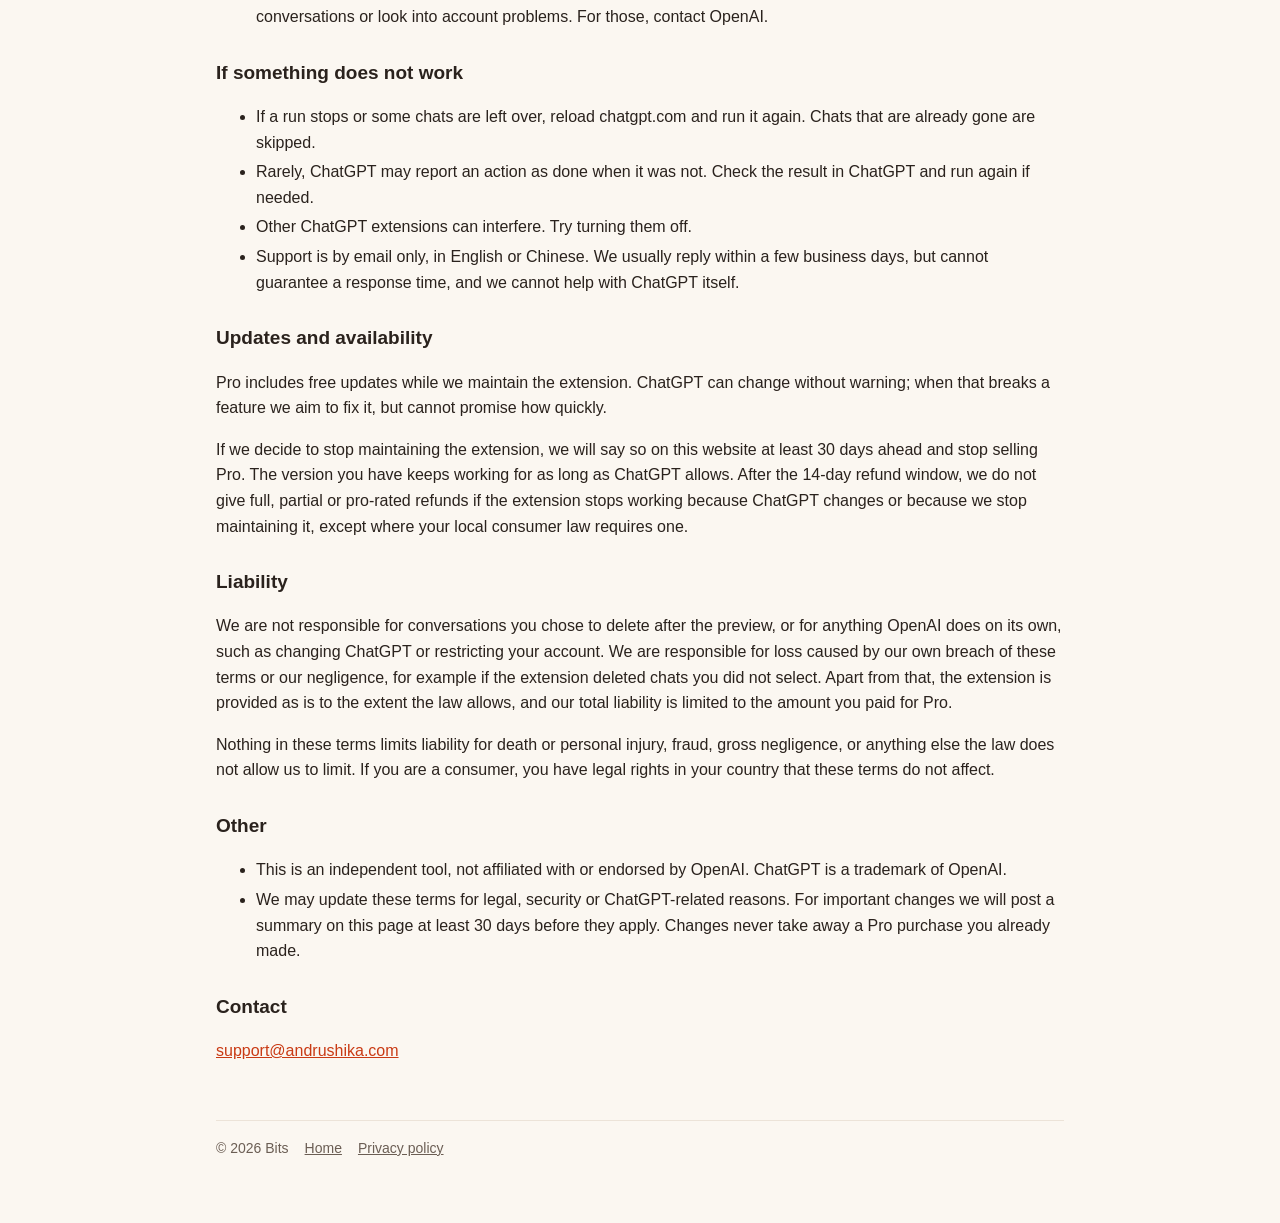
<file: terms.html>
<!doctype html>
<html lang="en">
<head>
<meta charset="utf-8"><meta name="viewport" content="width=device-width,initial-scale=1">
<title>Terms and Refund Policy</title>
<link rel="canonical" href="https://bits.andrushika.com/terms.html">
<link rel="icon" href="favicon.png"><link rel="stylesheet" href="style.css">
</head>
<body>
<header class="top"><a class="home" href="./">Bits</a><nav><a href="bulk-delete-chatgpt-chats/">Bits Sweep</a><a href="privacy.html">Privacy</a></nav></header>
<main class="legal">
  <h1>Terms and Refund Policy</h1>
  <p class="note">Applies to Bits Sweep (Bulk Delete ChatGPT Chats). Last updated: 2026-11-04.</p>
  <p>Please read these terms before buying Pro. The short version: try the free plan first, refunds within 14 days need no reason, deleting a chat is permanent, and this is not an OpenAI product.</p>
  <h2>What you get</h2>
  <ul>
    <li><strong>Free:</strong> up to 10 conversations a day (delete, archive or unarchive), no account needed.</li>
    <li><strong>Pro:</strong> a one-time payment of US$9.99 removes the daily limit and includes free updates (see “Updates and availability”). It is not a subscription and never renews.</li>
    <li>It works in desktop Google Chrome (version 116 or later) on chatgpt.com. It does not work on phones or in the ChatGPT apps.</li>
  </ul>
  <h2>Your license</h2>
  <ul>
    <li>A Pro license is for your personal use and can be active on up to 3 browsers at a time. To move it, press “Remove from this browser” in the extension’s settings on the old browser first.</li>
    <li>Do not share, resell or publish your key. We may deactivate a key that is shared.</li>
    <li>Lost your key or receipt? It is in the email Polar sent when you bought, and in <a href="https://polar.sh/andrushika/portal">Polar’s customer portal</a>, where you sign in with the email you bought with.</li>
  </ul>
  <h2>Payment</h2>
  <p>Orders are processed by Polar, which acts as the merchant of record and handles payment, receipts and sales tax or VAT. Polar’s own terms, shown at checkout, also apply to your purchase.</p>
  <h2>Refunds</h2>
  <p>Please try the free plan first to make sure the extension works for you.</p>
  <p>Within 14 days of purchase, email <a href="mailto:support@andrushika.com">support@andrushika.com</a> from your order email and you get a full refund. No reason is needed, and it does not matter how much you have already used Pro. Refunds go back to the original payment method through Polar, and the license key is revoked.</p>
  <p><strong>A small, honest request.</strong> The 14-day refund is real and has no catch. But if Bits Sweep just saved you an afternoon of clicking “Delete” four hundred times, I’d be grateful if you kept it, rather than cleaning up everything in one evening and refunding it the next morning. Bits is one student building small tools on their own. Every purchase that stays is what keeps these tools updated when ChatGPT changes (and keeps me fed with something better than instant noodles).</p>
  <p>Please email us before opening a dispute with your bank or card issuer: a refund within 14 days is quicker for you. A chargeback also deactivates the key.</p>
  <p>We may refuse a refund only for clear refund abuse, such as buying and refunding Pro more than once.</p>
  <p>After 14 days you keep any rights your local consumer law gives you, for example if Pro does not work as described.</p>
  <h2>Before you use it</h2>
  <ul>
    <li>Deleting a ChatGPT conversation is permanent. The extension always shows a preview and asks you to confirm; you are responsible for what you confirm. Deleting with the extension is the same as deleting in ChatGPT, and OpenAI may keep its own copies under its own policies.</li>
    <li>Use the extension only on your own ChatGPT account, or one you are allowed to manage.</li>
    <li>The extension works from your own signed-in ChatGPT tab, using the same requests the ChatGPT website itself makes. These are not a public API, and OpenAI has not reviewed or approved this extension. OpenAI may change them, or limit or suspend accounts that use third-party tools, at any time. You use it at your own risk and are responsible for following OpenAI’s terms.</li>
    <li>The extension paces its requests to stay close to normal use. Lowering the delay in its settings makes OpenAI’s limits more likely.</li>
    <li>We keep no record of what you delete and cannot see your ChatGPT account, so we cannot restore conversations or look into account problems. For those, contact OpenAI.</li>
  </ul>
  <h2>If something does not work</h2>
  <ul>
    <li>If a run stops or some chats are left over, reload chatgpt.com and run it again. Chats that are already gone are skipped.</li>
    <li>Rarely, ChatGPT may report an action as done when it was not. Check the result in ChatGPT and run again if needed.</li>
    <li>Other ChatGPT extensions can interfere. Try turning them off.</li>
    <li>Support is by email only, in English or Chinese. We usually reply within a few business days, but cannot guarantee a response time, and we cannot help with ChatGPT itself.</li>
  </ul>
  <h2>Updates and availability</h2>
  <p>Pro includes free updates while we maintain the extension. ChatGPT can change without warning; when that breaks a feature we aim to fix it, but cannot promise how quickly.</p>
  <p>If we decide to stop maintaining the extension, we will say so on this website at least 30 days ahead and stop selling Pro. The version you have keeps working for as long as ChatGPT allows. After the 14-day refund window, we do not give full, partial or pro-rated refunds if the extension stops working because ChatGPT changes or because we stop maintaining it, except where your local consumer law requires one.</p>
  <h2>Liability</h2>
  <p>We are not responsible for conversations you chose to delete after the preview, or for anything OpenAI does on its own, such as changing ChatGPT or restricting your account. We are responsible for loss caused by our own breach of these terms or our negligence, for example if the extension deleted chats you did not select. Apart from that, the extension is provided as is to the extent the law allows, and our total liability is limited to the amount you paid for Pro.</p>
  <p>Nothing in these terms limits liability for death or personal injury, fraud, gross negligence, or anything else the law does not allow us to limit. If you are a consumer, you have legal rights in your country that these terms do not affect.</p>
  <h2>Other</h2>
  <ul>
    <li>This is an independent tool, not affiliated with or endorsed by OpenAI. ChatGPT is a trademark of OpenAI.</li>
    <li>We may update these terms for legal, security or ChatGPT-related reasons. For important changes we will post a summary on this page at least 30 days before they apply. Changes never take away a Pro purchase you already made.</li>
  </ul>
  <h2>Contact</h2>
  <p><a href="mailto:support@andrushika.com">support@andrushika.com</a></p>
  <footer><span>© 2026 Bits</span><a href="./">Home</a><a href="privacy.html">Privacy policy</a></footer>
</main>
</body>
</html>
</file>
<file: style.css>
:root{--bg:#fbf7f1;--fg:#2a221d;--muted:#6b5e54;--card:#fff;--line:#ece3d8;--brand:#c93a14;--brand-ink:#fff}
@media (prefers-color-scheme:dark){:root{--bg:#1a1512;--fg:#f3ebe2;--muted:#b3a597;--card:#231c18;--line:#3a2f28;--brand:#f5b323;--brand-ink:#2a1f14}}
*{box-sizing:border-box}html,body{margin:0}body{background:var(--bg);color:var(--fg);font:16px/1.6 -apple-system,"Segoe UI","PingFang TC","Noto Sans TC",Helvetica,Arial,sans-serif}
a{color:var(--brand)}main{max-width:880px;margin:0 auto;padding:24px 16px 64px}
header.top{max-width:880px;margin:0 auto;padding:16px;display:flex;align-items:center;gap:10px;justify-content:space-between}
header.top a.home{font-weight:700;color:var(--fg);text-decoration:none}header.top nav a{margin-left:16px;color:var(--muted);text-decoration:none;font-size:14px}
.hero{display:flex;gap:20px;align-items:center;margin:24px 0 8px}.hero img{width:72px;height:72px;flex:none}
h1{font-size:34px;line-height:1.15;margin:0 0 6px;letter-spacing:-.4px}h2{font-size:22px;margin:40px 0 10px}
.lead{font-size:18px;color:var(--muted);margin:0}
.btn{display:inline-block;background:var(--brand);color:var(--brand-ink);padding:10px 18px;border-radius:10px;text-decoration:none;font-weight:600}
.btn.ghost{background:transparent;color:var(--brand);border:1px solid var(--brand)}
.cta{display:flex;gap:10px;flex-wrap:wrap;margin:20px 0}
.grid{display:grid;grid-template-columns:repeat(auto-fit,minmax(min(100%,340px),1fr));gap:14px}
.card{background:var(--card);border:1px solid var(--line);border-radius:14px;padding:16px 18px}
.card h3{margin:0 0 6px;font-size:17px}.card p{margin:0;color:var(--muted)}
figure{margin:18px 0}figure img{width:100%;height:auto;border-radius:12px;border:1px solid var(--line);display:block}
figcaption{font-size:14px;color:var(--muted);margin-top:6px}
.price{display:grid;grid-template-columns:repeat(auto-fit,minmax(240px,1fr));gap:14px}
.price .amt{font-size:30px;font-weight:800;margin:4px 0}.price ul{margin:8px 0 0;padding-left:18px;color:var(--muted)}
.note{font-size:14px;color:var(--muted)}
footer{border-top:1px solid var(--line);margin-top:56px;padding-top:16px;font-size:14px;color:var(--muted);display:flex;gap:16px;flex-wrap:wrap}
footer a{color:var(--muted)}
.legal h2{font-size:19px;margin-top:28px}.legal li{margin:4px 0}
</file>
